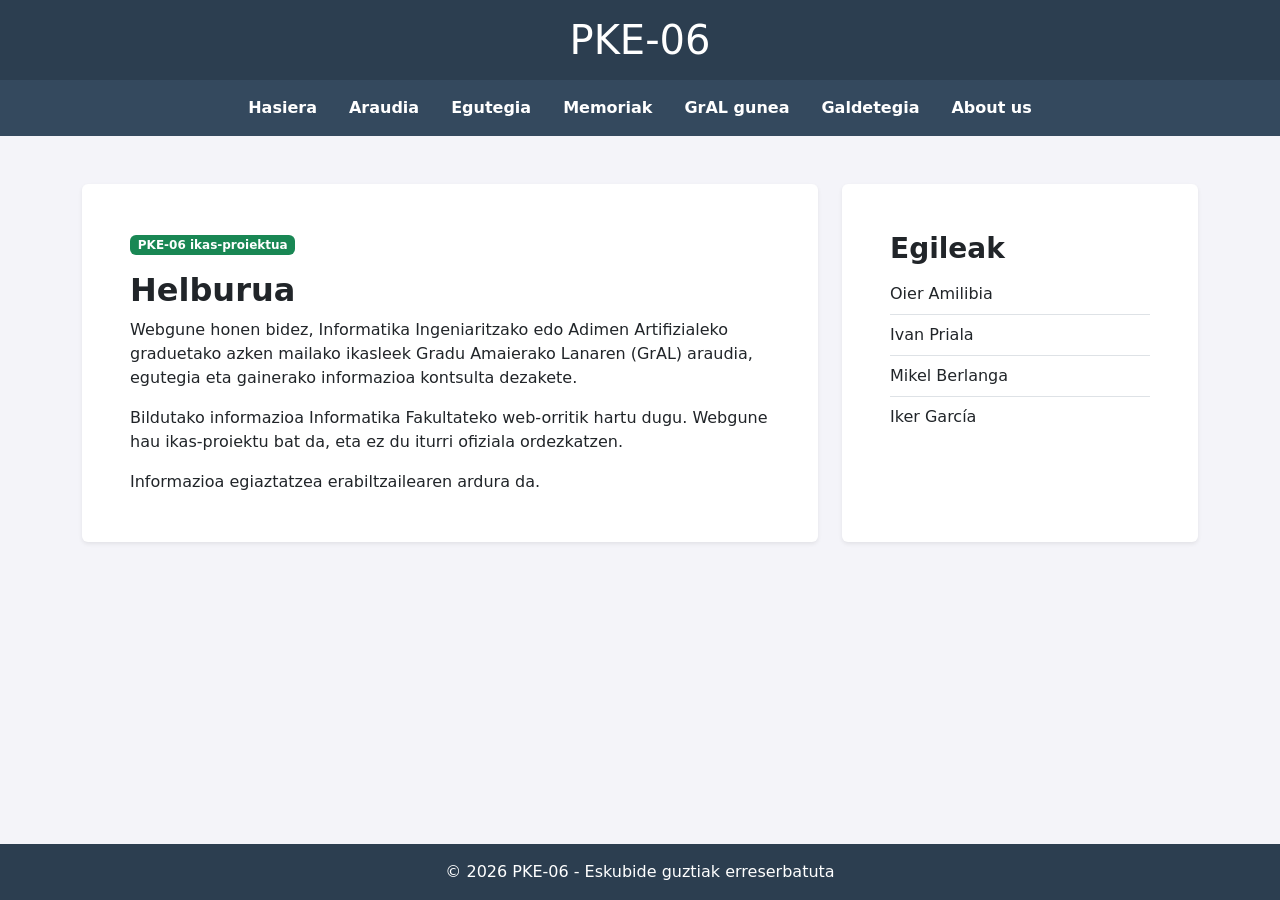
<file: about-us.html>
<!DOCTYPE html>
<html lang="eu">
<head>
    <meta charset="UTF-8">
    <meta name="viewport" content="width=device-width, initial-scale=1.0">
    <title>About us - PKE-06</title>
    <link href="https://cdn.jsdelivr.net/npm/bootstrap@5.3.8/dist/css/bootstrap.min.css"
          rel="stylesheet"
          integrity="sha384-sRIl4kxILFvY47J16cr9ZwB07vP4J8+LH7qKQnuqkuIAvNWLzeN8tE5YBujZqJLB"
          crossorigin="anonymous">
    <link rel="stylesheet" href="styles.css">
</head>
<body class="d-flex flex-column min-vh-100">
    <header class="bg-pke-dark text-white text-center py-3">
        <div class="container">
            <h1 class="mb-0">PKE-06</h1>
        </div>
    </header>

    <nav class="navbar navbar-expand-md bg-pke-nav py-2" data-bs-theme="dark" aria-label="Nabigazio nagusia">
        <div class="container">
            <button class="navbar-toggler" type="button"
                    data-bs-toggle="collapse" data-bs-target="#menuNagusia"
                    aria-controls="menuNagusia" aria-expanded="false"
                    aria-label="Nabigazio-menua zabaldu">
                <span class="navbar-toggler-icon"></span>
            </button>
            <div class="collapse navbar-collapse" id="menuNagusia">
                <ul class="navbar-nav mx-auto text-center">
                    <li class="nav-item"><a class="nav-link px-3" href="index.html">Hasiera</a></li>
                    <li class="nav-item"><a class="nav-link px-3" href="araudia.html">Araudia</a></li>
                    <li class="nav-item"><a class="nav-link px-3" href="egutegia.html">Egutegia</a></li>
                    <li class="nav-item"><a class="nav-link px-3" href="memoriak.html">Memoriak</a></li>
                    <li class="nav-item"><a class="nav-link px-3" href="gral-gunea.html">GrAL gunea</a></li>
                    <li class="nav-item"><a class="nav-link px-3" href="galdetegia.html">Galdetegia</a></li>
                    <li class="nav-item"><a class="nav-link px-3" href="about-us.html" aria-current="page">About us</a></li>
                </ul>
            </div>
        </div>
    </nav>

    <main class="container my-4 my-md-5">
        <div class="row g-4 align-items-stretch">
            <section class="col-12 col-lg-8" aria-labelledby="helburua">
                <div class="card border-0 shadow-sm h-100">
                    <div class="card-body p-4 p-md-5">
                        <span class="badge text-bg-success mb-3">PKE-06 ikas-proiektua</span>
                        <h2 id="helburua" class="fw-bold">Helburua</h2>
                        <p>Webgune honen bidez, Informatika Ingeniaritzako edo Adimen Artifizialeko graduetako azken mailako ikasleek Gradu Amaierako Lanaren (GrAL) araudia, egutegia eta gainerako informazioa kontsulta dezakete.</p>
                        <p>Bildutako informazioa Informatika Fakultateko web-orritik hartu dugu. Webgune hau ikas-proiektu bat da, eta ez du iturri ofiziala ordezkatzen.</p>
                        <p class="mb-0">Informazioa egiaztatzea erabiltzailearen ardura da.</p>
                    </div>
                </div>
            </section>
            <section class="col-12 col-lg-4" aria-labelledby="egileak">
                <div class="card border-0 shadow-sm h-100">
                    <div class="card-body p-4 p-md-5">
                        <h2 id="egileak" class="h3 fw-bold">Egileak</h2>
                        <ul class="list-group list-group-flush">
                            <li class="list-group-item px-0">Oier Amilibia</li>
                            <li class="list-group-item px-0">Ivan Priala</li>
                            <li class="list-group-item px-0">Mikel Berlanga</li>
                            <li class="list-group-item px-0">Iker García</li>
                        </ul>
                    </div>
                </div>
            </section>
        </div>
    </main>

    <footer class="bg-pke-dark text-white text-center py-3 mt-auto">
        <div class="container"><p class="mb-0">&copy; 2026 PKE-06 - Eskubide guztiak erreserbatuta</p></div>
    </footer>

    <script src="https://cdn.jsdelivr.net/npm/bootstrap@5.3.8/dist/js/bootstrap.bundle.min.js"
            integrity="sha384-FKyoEForCGlyvwx9Hj09JcYn3nv7wiPVlz7YYwJrWVcXK/BmnVDxM+D2scQbITxI"
            crossorigin="anonymous"></script>
</body>
</html>
</file>
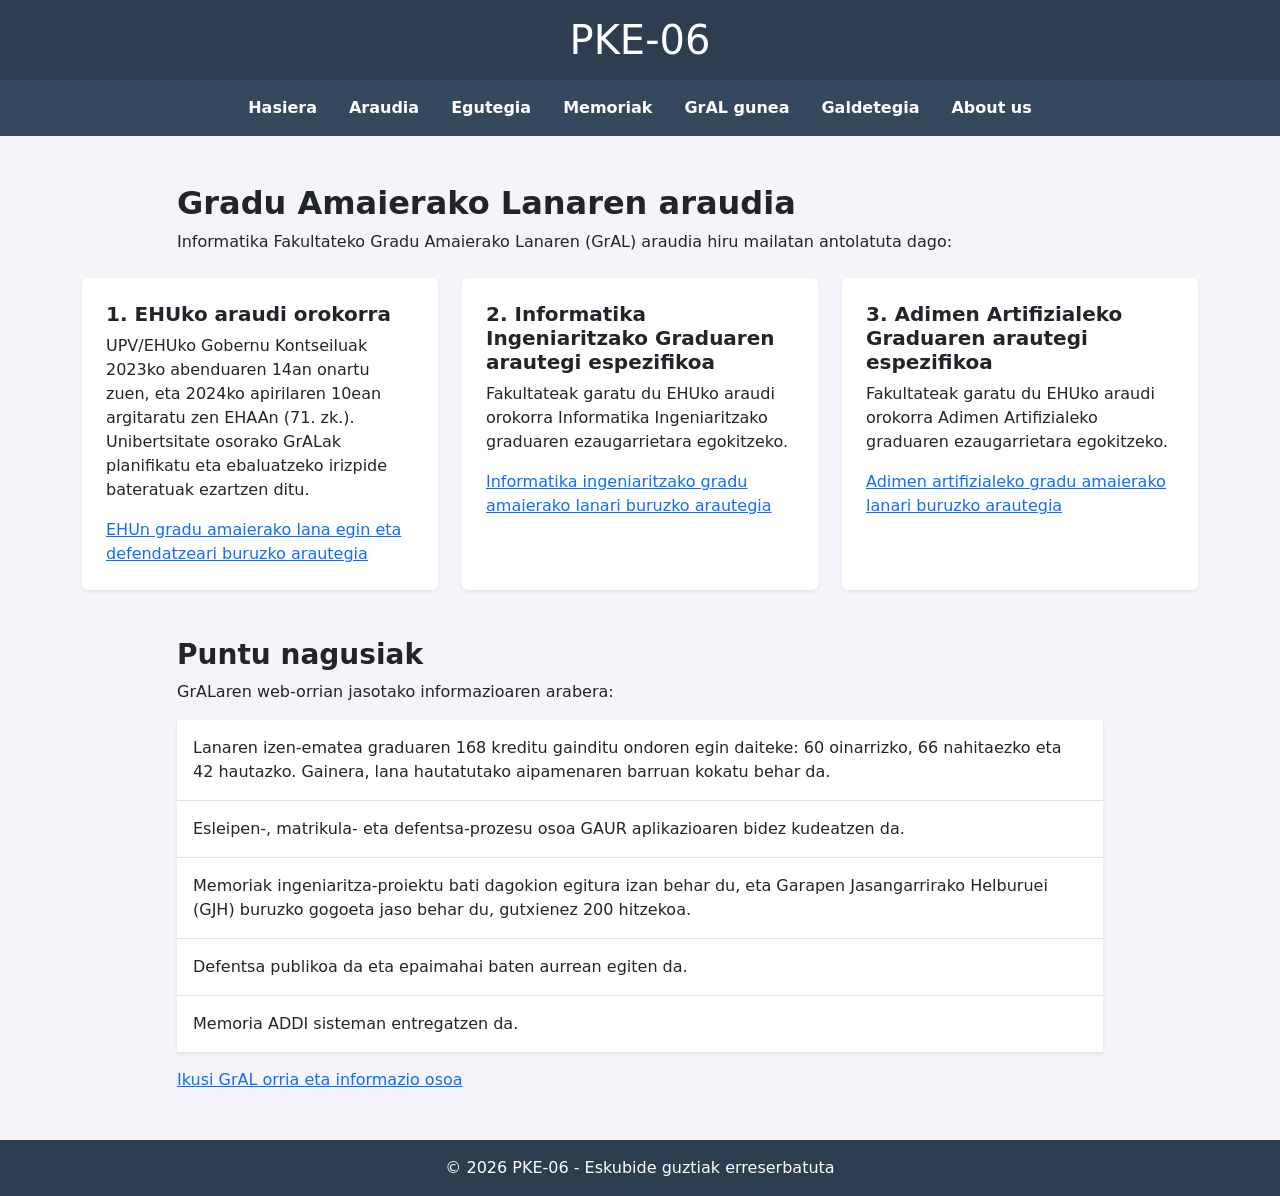
<file: araudia.html>
<!DOCTYPE html>
<html lang="eu">
<head>
    <meta charset="UTF-8">
    <meta name="viewport" content="width=device-width, initial-scale=1.0">
    <title>Araudia - PKE-06</title>
    <link href="https://cdn.jsdelivr.net/npm/bootstrap@5.3.8/dist/css/bootstrap.min.css"
          rel="stylesheet"
          integrity="sha384-sRIl4kxILFvY47J16cr9ZwB07vP4J8+LH7qKQnuqkuIAvNWLzeN8tE5YBujZqJLB"
          crossorigin="anonymous">
    <link rel="stylesheet" href="styles.css">
</head>
<body class="d-flex flex-column min-vh-100">
    <header class="bg-pke-dark text-white text-center py-3">
        <div class="container">
            <h1 class="mb-0">PKE-06</h1>
        </div>
    </header>

    <nav class="navbar navbar-expand-md bg-pke-nav py-2" data-bs-theme="dark" aria-label="Nabigazio nagusia">
        <div class="container">
            <button class="navbar-toggler" type="button"
                    data-bs-toggle="collapse" data-bs-target="#menuNagusia"
                    aria-controls="menuNagusia" aria-expanded="false"
                    aria-label="Nabigazio-menua zabaldu">
                <span class="navbar-toggler-icon"></span>
            </button>
            <div class="collapse navbar-collapse" id="menuNagusia">
                <ul class="navbar-nav mx-auto text-center">
                    <li class="nav-item"><a class="nav-link px-3" href="index.html">Hasiera</a></li>
                    <li class="nav-item"><a class="nav-link px-3" href="araudia.html" aria-current="page">Araudia</a></li>
                    <li class="nav-item"><a class="nav-link px-3" href="egutegia.html">Egutegia</a></li>
                    <li class="nav-item"><a class="nav-link px-3" href="memoriak.html">Memoriak</a></li>
                    <li class="nav-item"><a class="nav-link px-3" href="gral-gunea.html">GrAL gunea</a></li>
                    <li class="nav-item"><a class="nav-link px-3" href="galdetegia.html">Galdetegia</a></li>
                    <li class="nav-item"><a class="nav-link px-3" href="about-us.html">About us</a></li>
                </ul>
            </div>
        </div>
    </nav>

    <main class="container my-4 my-md-5">
        <div class="row justify-content-center mb-4">
            <div class="col-12 col-lg-10">
                <h2 class="fw-bold">Gradu Amaierako Lanaren araudia</h2>
                <p class="mb-0">Informatika Fakultateko Gradu Amaierako Lanaren (GrAL) araudia hiru mailatan antolatuta dago:</p>
            </div>
        </div>

        <section aria-label="GrALaren araudi-mailak">
            <div class="row g-4">
                <div class="col-12 col-lg-4">
                    <article class="card border-0 shadow-sm h-100">
                        <div class="card-body p-4">
                            <h3 class="h5 fw-bold">1. EHUko araudi orokorra</h3>
                            <p>UPV/EHUko Gobernu Kontseiluak 2023ko abenduaren 14an onartu zuen, eta 2024ko apirilaren 10ean argitaratu zen EHAAn (71. zk.). Unibertsitate osorako GrALak planifikatu eta ebaluatzeko irizpide bateratuak ezartzen ditu.</p>
                            <a href="https://www.ehu.eus/documents/340468/2334257/Normativa_UPVEHU_eus"
                               target="_blank" rel="noopener noreferrer">
                                EHUn gradu amaierako lana egin eta defendatzeari buruzko arautegia
                            </a>
                        </div>
                    </article>
                </div>
                <div class="col-12 col-lg-4">
                    <article class="card border-0 shadow-sm h-100">
                        <div class="card-body p-4">
                            <h3 class="h5 fw-bold">2. Informatika Ingeniaritzako Graduaren arautegi espezifikoa</h3>
                            <p>Fakultateak garatu du EHUko araudi orokorra Informatika Ingeniaritzako graduaren ezaugarrietara egokitzeko.</p>
                            <a href="https://www.ehu.eus/documents/d/informatika-fakultatea/normativa_iig_eu"
                               target="_blank" rel="noopener noreferrer">
                                Informatika ingeniaritzako gradu amaierako lanari buruzko arautegia
                            </a>
                        </div>
                    </article>
                </div>
                <div class="col-12 col-lg-4">
                    <article class="card border-0 shadow-sm h-100">
                        <div class="card-body p-4">
                            <h3 class="h5 fw-bold">3. Adimen Artifizialeko Graduaren arautegi espezifikoa</h3>
                            <p>Fakultateak garatu du EHUko araudi orokorra Adimen Artifizialeko graduaren ezaugarrietara egokitzeko.</p>
                            <a href="https://egela.ehu.eus/pluginfile.php/12476024/mod_resource/content/2/Normativa%20AAG%20euskera.pdf"
                               target="_blank" rel="noopener noreferrer">
                                Adimen artifizialeko gradu amaierako lanari buruzko arautegia
                            </a>
                        </div>
                    </article>
                </div>
            </div>
        </section>

        <section class="mt-5" aria-labelledby="puntu-nagusiak">
            <div class="row justify-content-center">
                <div class="col-12 col-lg-10">
                    <h2 id="puntu-nagusiak" class="h3 fw-bold">Puntu nagusiak</h2>
                    <p>GrALaren web-orrian jasotako informazioaren arabera:</p>
                    <ul class="list-group list-group-flush shadow-sm">
                        <li class="list-group-item p-3">Lanaren izen-ematea graduaren 168 kreditu gainditu ondoren egin daiteke: 60 oinarrizko, 66 nahitaezko eta 42 hautazko. Gainera, lana hautatutako aipamenaren barruan kokatu behar da.</li>
                        <li class="list-group-item p-3">Esleipen-, matrikula- eta defentsa-prozesu osoa GAUR aplikazioaren bidez kudeatzen da.</li>
                        <li class="list-group-item p-3">Memoriak ingeniaritza-proiektu bati dagokion egitura izan behar du, eta Garapen Jasangarrirako Helburuei (GJH) buruzko gogoeta jaso behar du, gutxienez 200 hitzekoa.</li>
                        <li class="list-group-item p-3">Defentsa publikoa da eta epaimahai baten aurrean egiten da.</li>
                        <li class="list-group-item p-3">Memoria ADDI sisteman entregatzen da.</li>
                    </ul>
                    <p class="mt-3 mb-0">
                        <a href="https://www.ehu.eus/eu/web/informatika-fakultatea/ikas/ikasketak/gradu-amaierako-proiektua"
                           target="_blank" rel="noopener noreferrer">Ikusi GrAL orria eta informazio osoa</a>
                    </p>
                </div>
            </div>
        </section>
    </main>

    <footer class="bg-pke-dark text-white text-center py-3 mt-auto">
        <div class="container"><p class="mb-0">&copy; 2026 PKE-06 - Eskubide guztiak erreserbatuta</p></div>
    </footer>

    <script src="https://cdn.jsdelivr.net/npm/bootstrap@5.3.8/dist/js/bootstrap.bundle.min.js"
            integrity="sha384-FKyoEForCGlyvwx9Hj09JcYn3nv7wiPVlz7YYwJrWVcXK/BmnVDxM+D2scQbITxI"
            crossorigin="anonymous"></script>
</body>
</html>
</file>
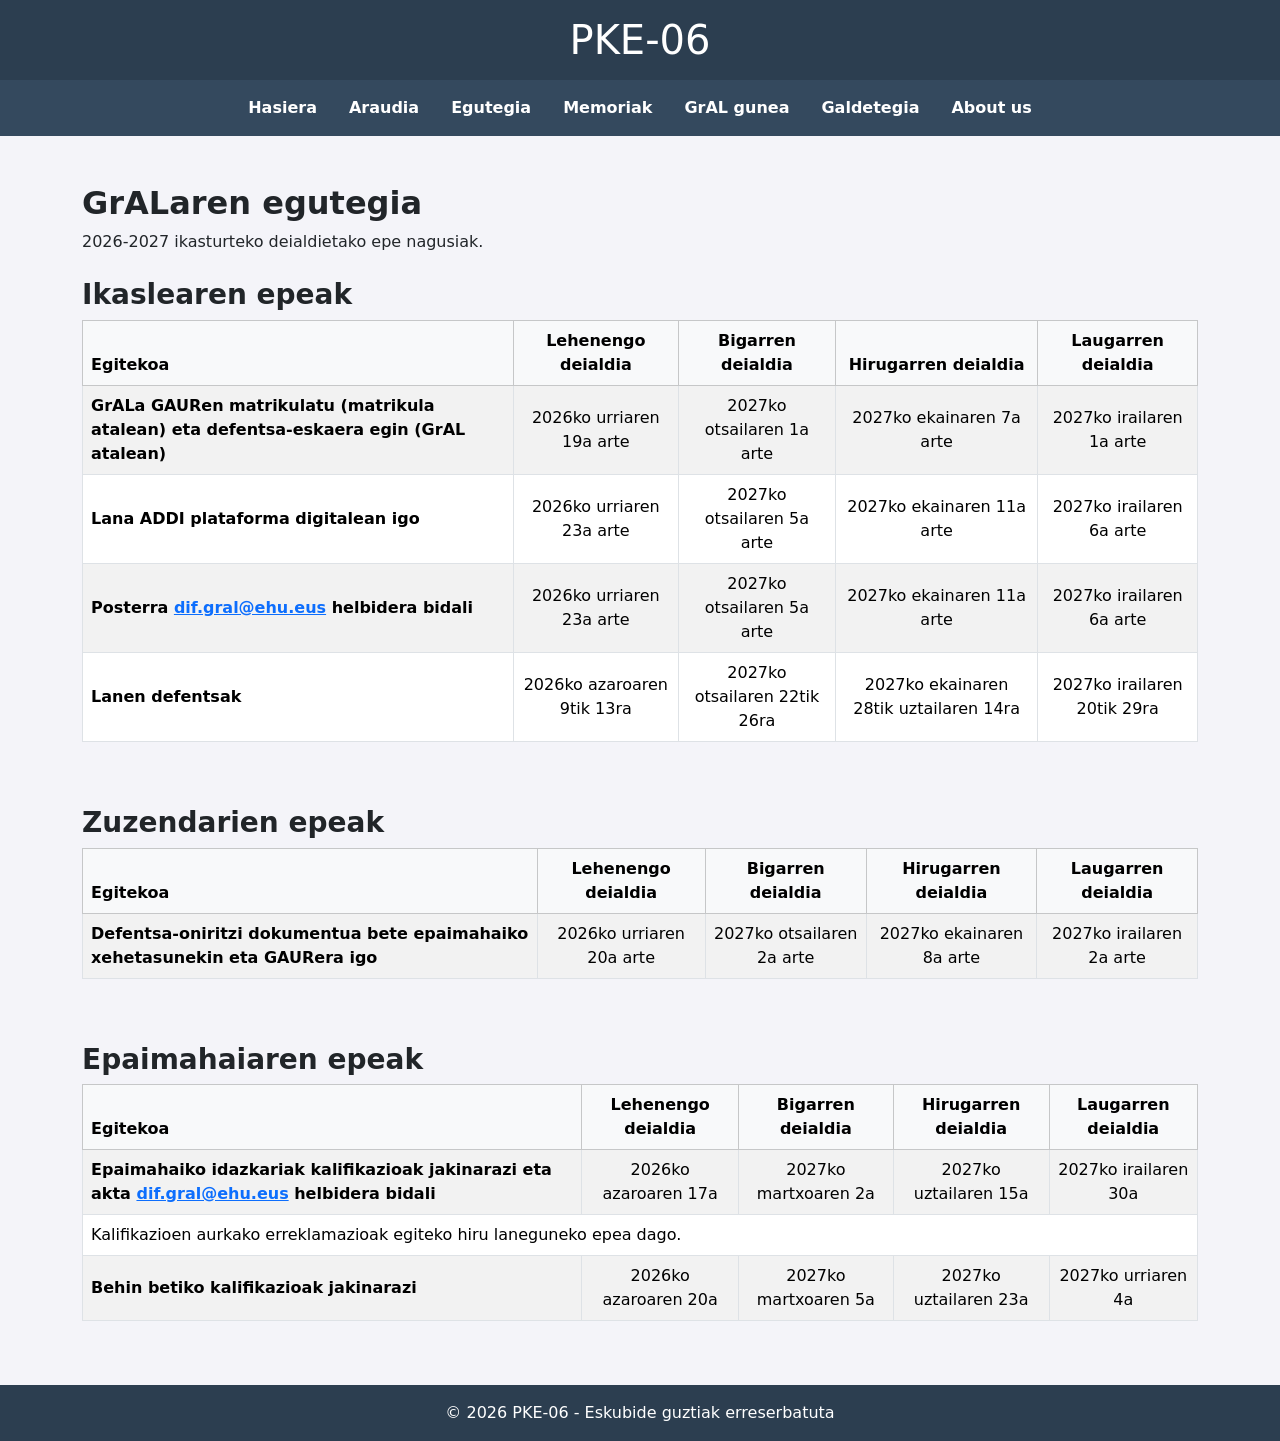
<file: egutegia.html>
<!DOCTYPE html>
<html lang="eu">
<head>
    <meta charset="UTF-8">
    <meta name="viewport" content="width=device-width, initial-scale=1.0">
    <title>Egutegia - PKE-06</title>
    <link href="https://cdn.jsdelivr.net/npm/bootstrap@5.3.8/dist/css/bootstrap.min.css"
          rel="stylesheet"
          integrity="sha384-sRIl4kxILFvY47J16cr9ZwB07vP4J8+LH7qKQnuqkuIAvNWLzeN8tE5YBujZqJLB"
          crossorigin="anonymous">
    <link rel="stylesheet" href="styles.css">
</head>
<body class="d-flex flex-column min-vh-100">
    <header class="bg-pke-dark text-white text-center py-3">
        <div class="container">
            <h1 class="mb-0">PKE-06</h1>
        </div>
    </header>

    <nav class="navbar navbar-expand-md bg-pke-nav py-2" data-bs-theme="dark" aria-label="Nabigazio nagusia">
        <div class="container">
            <button class="navbar-toggler" type="button"
                    data-bs-toggle="collapse" data-bs-target="#menuNagusia"
                    aria-controls="menuNagusia" aria-expanded="false"
                    aria-label="Nabigazio-menua zabaldu">
                <span class="navbar-toggler-icon"></span>
            </button>
            <div class="collapse navbar-collapse" id="menuNagusia">
                <ul class="navbar-nav mx-auto text-center">
                    <li class="nav-item"><a class="nav-link px-3" href="index.html">Hasiera</a></li>
                    <li class="nav-item"><a class="nav-link px-3" href="araudia.html">Araudia</a></li>
                    <li class="nav-item"><a class="nav-link px-3" href="egutegia.html" aria-current="page">Egutegia</a></li>
                    <li class="nav-item"><a class="nav-link px-3" href="memoriak.html">Memoriak</a></li>
                    <li class="nav-item"><a class="nav-link px-3" href="gral-gunea.html">GrAL gunea</a></li>
                    <li class="nav-item"><a class="nav-link px-3" href="galdetegia.html">Galdetegia</a></li>
                    <li class="nav-item"><a class="nav-link px-3" href="about-us.html">About us</a></li>
                </ul>
            </div>
        </div>
    </nav>

    <main class="container my-4 my-md-5">
        <div class="row justify-content-center mb-4">
            <div class="col-12">
                <h2 class="fw-bold">GrALaren egutegia</h2>
                <p class="mb-0">2026-2027 ikasturteko deialdietako epe nagusiak.</p>
            </div>
        </div>

        <section class="mb-5" aria-labelledby="ikasleen-epeak">
            <h2 id="ikasleen-epeak" class="h3 fw-bold">Ikaslearen epeak</h2>
            <div class="table-responsive">
                <table class="table table-bordered table-striped align-middle text-center">
                    <thead class="table-light">
                        <tr>
                            <th scope="col" class="text-start">Egitekoa</th>
                            <th scope="col">Lehenengo deialdia</th>
                            <th scope="col">Bigarren deialdia</th>
                            <th scope="col">Hirugarren deialdia</th>
                            <th scope="col">Laugarren deialdia</th>
                        </tr>
                    </thead>
                    <tbody>
                        <tr>
                            <th scope="row" class="text-start">GrALa GAURen matrikulatu (matrikula atalean) eta defentsa-eskaera egin (GrAL atalean)</th>
                            <td>2026ko urriaren 19a arte</td>
                            <td>2027ko otsailaren 1a arte</td>
                            <td>2027ko ekainaren 7a arte</td>
                            <td>2027ko irailaren 1a arte</td>
                        </tr>
                        <tr>
                            <th scope="row" class="text-start">Lana ADDI plataforma digitalean igo</th>
                            <td>2026ko urriaren 23a arte</td>
                            <td>2027ko otsailaren 5a arte</td>
                            <td>2027ko ekainaren 11a arte</td>
                            <td>2027ko irailaren 6a arte</td>
                        </tr>
                        <tr>
                            <th scope="row" class="text-start">Posterra <a href="mailto:dif.gral@ehu.eus">dif.gral@ehu.eus</a> helbidera bidali</th>
                            <td>2026ko urriaren 23a arte</td>
                            <td>2027ko otsailaren 5a arte</td>
                            <td>2027ko ekainaren 11a arte</td>
                            <td>2027ko irailaren 6a arte</td>
                        </tr>
                        <tr>
                            <th scope="row" class="text-start">Lanen defentsak</th>
                            <td>2026ko azaroaren 9tik 13ra</td>
                            <td>2027ko otsailaren 22tik 26ra</td>
                            <td>2027ko ekainaren 28tik uztailaren 14ra</td>
                            <td>2027ko irailaren 20tik 29ra</td>
                        </tr>
                    </tbody>
                </table>
            </div>
        </section>

        <section class="mb-5" aria-labelledby="zuzendarien-epeak">
            <h2 id="zuzendarien-epeak" class="h3 fw-bold">Zuzendarien epeak</h2>
            <div class="table-responsive">
                <table class="table table-bordered table-striped align-middle text-center">
                    <thead class="table-light">
                        <tr>
                            <th scope="col" class="text-start">Egitekoa</th>
                            <th scope="col">Lehenengo deialdia</th>
                            <th scope="col">Bigarren deialdia</th>
                            <th scope="col">Hirugarren deialdia</th>
                            <th scope="col">Laugarren deialdia</th>
                        </tr>
                    </thead>
                    <tbody>
                        <tr>
                            <th scope="row" class="text-start">Defentsa-oniritzi dokumentua bete epaimahaiko xehetasunekin eta GAURera igo</th>
                            <td>2026ko urriaren 20a arte</td>
                            <td>2027ko otsailaren 2a arte</td>
                            <td>2027ko ekainaren 8a arte</td>
                            <td>2027ko irailaren 2a arte</td>
                        </tr>
                    </tbody>
                </table>
            </div>
        </section>

        <section aria-labelledby="epaimahaiaren-epeak">
            <h2 id="epaimahaiaren-epeak" class="h3 fw-bold">Epaimahaiaren epeak</h2>
            <div class="table-responsive">
                <table class="table table-bordered table-striped align-middle text-center">
                    <thead class="table-light">
                        <tr>
                            <th scope="col" class="text-start">Egitekoa</th>
                            <th scope="col">Lehenengo deialdia</th>
                            <th scope="col">Bigarren deialdia</th>
                            <th scope="col">Hirugarren deialdia</th>
                            <th scope="col">Laugarren deialdia</th>
                        </tr>
                    </thead>
                    <tbody>
                        <tr>
                            <th scope="row" class="text-start">Epaimahaiko idazkariak kalifikazioak jakinarazi eta akta <a href="mailto:dif.gral@ehu.eus">dif.gral@ehu.eus</a> helbidera bidali</th>
                            <td>2026ko azaroaren 17a</td>
                            <td>2027ko martxoaren 2a</td>
                            <td>2027ko uztailaren 15a</td>
                            <td>2027ko irailaren 30a</td>
                        </tr>
                        <tr>
                            <td colspan="5" class="text-start">Kalifikazioen aurkako erreklamazioak egiteko hiru laneguneko epea dago.</td>
                        </tr>
                        <tr>
                            <th scope="row" class="text-start">Behin betiko kalifikazioak jakinarazi</th>
                            <td>2026ko azaroaren 20a</td>
                            <td>2027ko martxoaren 5a</td>
                            <td>2027ko uztailaren 23a</td>
                            <td>2027ko urriaren 4a</td>
                        </tr>
                    </tbody>
                </table>
            </div>
        </section>
    </main>

    <footer class="bg-pke-dark text-white text-center py-3 mt-auto">
        <div class="container"><p class="mb-0">&copy; 2026 PKE-06 - Eskubide guztiak erreserbatuta</p></div>
    </footer>

    <script src="https://cdn.jsdelivr.net/npm/bootstrap@5.3.8/dist/js/bootstrap.bundle.min.js"
            integrity="sha384-FKyoEForCGlyvwx9Hj09JcYn3nv7wiPVlz7YYwJrWVcXK/BmnVDxM+D2scQbITxI"
            crossorigin="anonymous"></script>
</body>
</html>
</file>
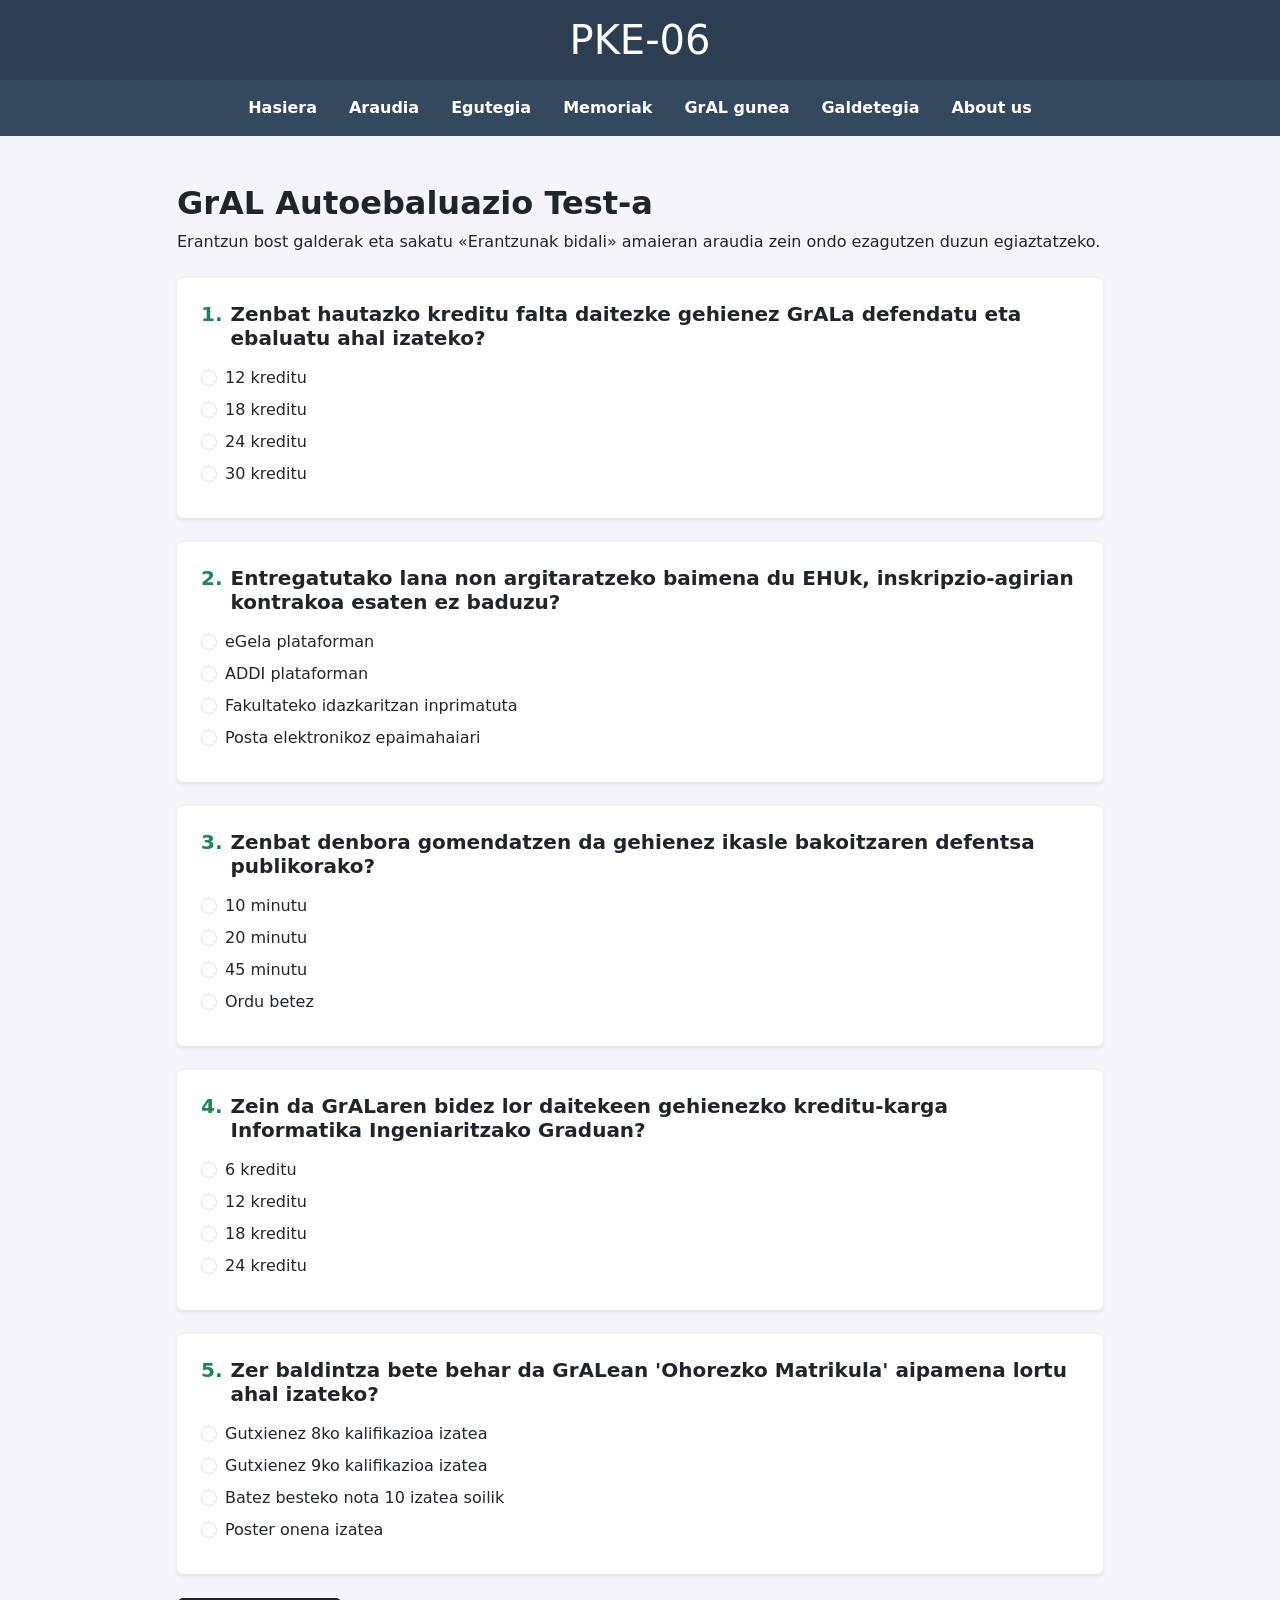
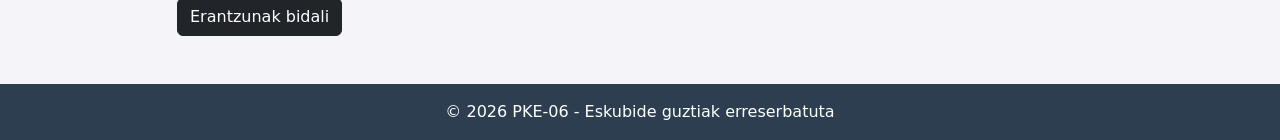
<file: galdetegia.html>
<!DOCTYPE html>
<html lang="eu">
<head>
    <meta charset="UTF-8">
    <meta name="viewport" content="width=device-width, initial-scale=1.0">
    <title>Galdetegia - PKE-06</title>
    <link href="https://cdn.jsdelivr.net/npm/bootstrap@5.3.8/dist/css/bootstrap.min.css"
          rel="stylesheet"
          integrity="sha384-sRIl4kxILFvY47J16cr9ZwB07vP4J8+LH7qKQnuqkuIAvNWLzeN8tE5YBujZqJLB"
          crossorigin="anonymous">
    <link rel="stylesheet" href="styles.css">
</head>
<body class="d-flex flex-column min-vh-100">
    <header class="bg-pke-dark text-white text-center py-3">
        <div class="container">
            <h1 class="mb-0">PKE-06</h1>
        </div>
    </header>

    <nav class="navbar navbar-expand-md bg-pke-nav py-2" data-bs-theme="dark" aria-label="Nabigazio nagusia">
        <div class="container">
            <button class="navbar-toggler" type="button"
                    data-bs-toggle="collapse" data-bs-target="#menuNagusia"
                    aria-controls="menuNagusia" aria-expanded="false"
                    aria-label="Nabigazio-menua zabaldu">
                <span class="navbar-toggler-icon"></span>
            </button>
            <div class="collapse navbar-collapse" id="menuNagusia">
                <ul class="navbar-nav mx-auto text-center">
                    <li class="nav-item"><a class="nav-link px-3" href="index.html">Hasiera</a></li>
                    <li class="nav-item"><a class="nav-link px-3" href="araudia.html">Araudia</a></li>
                    <li class="nav-item"><a class="nav-link px-3" href="egutegia.html">Egutegia</a></li>
                    <li class="nav-item"><a class="nav-link px-3" href="memoriak.html">Memoriak</a></li>
                    <li class="nav-item"><a class="nav-link px-3" href="gral-gunea.html">GrAL gunea</a></li>
                    <li class="nav-item"><a class="nav-link px-3" href="galdetegia.html" aria-current="page">Galdetegia</a></li>
                    <li class="nav-item"><a class="nav-link px-3" href="about-us.html">About us</a></li>
                </ul>
            </div>
        </div>
    </nav>

    <main class="container my-4 my-md-5">
        <div class="row justify-content-center mb-4">
            <div class="col-12 col-lg-10">
                <h2 class="fw-bold">GrAL Autoebaluazio Test-a</h2>
                <p class="mb-0">Erantzun bost galderak eta sakatu «Erantzunak bidali» amaieran araudia zein ondo ezagutzen duzun egiaztatzeko.</p>
            </div>
        </div>

        <section aria-label="Autoebaluazio galderak">
            <div class="row justify-content-center">
                <div class="col-12 col-lg-10">
                    <ol class="list-unstyled mb-0" id="quiz">
                        <li class="mb-4" data-zuzena="1">
                            <article class="card border-0 shadow-sm">
                                <div class="card-body p-4">
                                    <fieldset>
                                        <legend class="h5 fw-bold d-flex gap-2 mb-3"><span class="text-success">1.</span><span>Zenbat hautazko kreditu falta daitezke gehienez GrALa defendatu eta ebaluatu ahal izateko?</span></legend>
                                <div class="form-check mb-2">
                                    <input class="form-check-input" type="radio" name="q0" id="q0o0" value="0">
                                    <label class="form-check-label" for="q0o0"><span class="marka fw-bold"></span><span class="testua">12 kreditu</span></label>
                                </div>
                                <div class="form-check mb-2">
                                    <input class="form-check-input" type="radio" name="q0" id="q0o1" value="1">
                                    <label class="form-check-label" for="q0o1"><span class="marka fw-bold"></span><span class="testua">18 kreditu</span></label>
                                </div>
                                <div class="form-check mb-2">
                                    <input class="form-check-input" type="radio" name="q0" id="q0o2" value="2">
                                    <label class="form-check-label" for="q0o2"><span class="marka fw-bold"></span><span class="testua">24 kreditu</span></label>
                                </div>
                                <div class="form-check mb-2">
                                    <input class="form-check-input" type="radio" name="q0" id="q0o3" value="3">
                                    <label class="form-check-label" for="q0o3"><span class="marka fw-bold"></span><span class="testua">30 kreditu</span></label>
                                </div>
                                        <div class="oharra border-start border-3 ps-3 mt-3 small text-body-secondary d-none">1.2 artikulua: Gehienez 3. eta/edo 4. mailako hautazko 18 kreditu falta daitezke GrALa defendatu eta ebaluatu ahal izateko.</div>
                                    </fieldset>
                                </div>
                            </article>
                        </li>
                        <li class="mb-4" data-zuzena="1">
                            <article class="card border-0 shadow-sm">
                                <div class="card-body p-4">
                                    <fieldset>
                                        <legend class="h5 fw-bold d-flex gap-2 mb-3"><span class="text-success">2.</span><span>Entregatutako lana non argitaratzeko baimena du EHUk, inskripzio-agirian kontrakoa esaten ez baduzu?</span></legend>
                                <div class="form-check mb-2">
                                    <input class="form-check-input" type="radio" name="q1" id="q1o0" value="0">
                                    <label class="form-check-label" for="q1o0"><span class="marka fw-bold"></span><span class="testua">eGela plataforman</span></label>
                                </div>
                                <div class="form-check mb-2">
                                    <input class="form-check-input" type="radio" name="q1" id="q1o1" value="1">
                                    <label class="form-check-label" for="q1o1"><span class="marka fw-bold"></span><span class="testua">ADDI plataforman</span></label>
                                </div>
                                <div class="form-check mb-2">
                                    <input class="form-check-input" type="radio" name="q1" id="q1o2" value="2">
                                    <label class="form-check-label" for="q1o2"><span class="marka fw-bold"></span><span class="testua">Fakultateko idazkaritzan inprimatuta</span></label>
                                </div>
                                <div class="form-check mb-2">
                                    <input class="form-check-input" type="radio" name="q1" id="q1o3" value="3">
                                    <label class="form-check-label" for="q1o3"><span class="marka fw-bold"></span><span class="testua">Posta elektronikoz epaimahaiari</span></label>
                                </div>
                                        <div class="oharra border-start border-3 ps-3 mt-3 small text-body-secondary d-none">8.1 artikulua: Ikasleak lanaren memoria ADDI plataforman entregatu beharko du.</div>
                                    </fieldset>
                                </div>
                            </article>
                        </li>
                        <li class="mb-4" data-zuzena="1">
                            <article class="card border-0 shadow-sm">
                                <div class="card-body p-4">
                                    <fieldset>
                                        <legend class="h5 fw-bold d-flex gap-2 mb-3"><span class="text-success">3.</span><span>Zenbat denbora gomendatzen da gehienez ikasle bakoitzaren defentsa publikorako?</span></legend>
                                <div class="form-check mb-2">
                                    <input class="form-check-input" type="radio" name="q2" id="q2o0" value="0">
                                    <label class="form-check-label" for="q2o0"><span class="marka fw-bold"></span><span class="testua">10 minutu</span></label>
                                </div>
                                <div class="form-check mb-2">
                                    <input class="form-check-input" type="radio" name="q2" id="q2o1" value="1">
                                    <label class="form-check-label" for="q2o1"><span class="marka fw-bold"></span><span class="testua">20 minutu</span></label>
                                </div>
                                <div class="form-check mb-2">
                                    <input class="form-check-input" type="radio" name="q2" id="q2o2" value="2">
                                    <label class="form-check-label" for="q2o2"><span class="marka fw-bold"></span><span class="testua">45 minutu</span></label>
                                </div>
                                <div class="form-check mb-2">
                                    <input class="form-check-input" type="radio" name="q2" id="q2o3" value="3">
                                    <label class="form-check-label" for="q2o3"><span class="marka fw-bold"></span><span class="testua">Ordu betez</span></label>
                                </div>
                                        <div class="oharra border-start border-3 ps-3 mt-3 small text-body-secondary d-none">8.5 artikulua: Ikasle bakoitzak 20 minutuko denbora gomendatua izango du, inoiz ez ordu erdi baino gehiago.</div>
                                    </fieldset>
                                </div>
                            </article>
                        </li>
                        <li class="mb-4" data-zuzena="1">
                            <article class="card border-0 shadow-sm">
                                <div class="card-body p-4">
                                    <fieldset>
                                        <legend class="h5 fw-bold d-flex gap-2 mb-3"><span class="text-success">4.</span><span>Zein da GrALaren bidez lor daitekeen gehienezko kreditu-karga Informatika Ingeniaritzako Graduan?</span></legend>
                                <div class="form-check mb-2">
                                    <input class="form-check-input" type="radio" name="q3" id="q3o0" value="0">
                                    <label class="form-check-label" for="q3o0"><span class="marka fw-bold"></span><span class="testua">6 kreditu</span></label>
                                </div>
                                <div class="form-check mb-2">
                                    <input class="form-check-input" type="radio" name="q3" id="q3o1" value="1">
                                    <label class="form-check-label" for="q3o1"><span class="marka fw-bold"></span><span class="testua">12 kreditu</span></label>
                                </div>
                                <div class="form-check mb-2">
                                    <input class="form-check-input" type="radio" name="q3" id="q3o2" value="2">
                                    <label class="form-check-label" for="q3o2"><span class="marka fw-bold"></span><span class="testua">18 kreditu</span></label>
                                </div>
                                <div class="form-check mb-2">
                                    <input class="form-check-input" type="radio" name="q3" id="q3o3" value="3">
                                    <label class="form-check-label" for="q3o3"><span class="marka fw-bold"></span><span class="testua">24 kreditu</span></label>
                                </div>
                                        <div class="oharra border-start border-3 ps-3 mt-3 small text-body-secondary d-none">1.5 artikulua: Gradu Amaierako Lana derrigorrezko irakasgaiari dagokio eta 12 kredituko lan-karga du.</div>
                                    </fieldset>
                                </div>
                            </article>
                        </li>
                        <li class="mb-4" data-zuzena="1">
                            <article class="card border-0 shadow-sm">
                                <div class="card-body p-4">
                                    <fieldset>
                                        <legend class="h5 fw-bold d-flex gap-2 mb-3"><span class="text-success">5.</span><span>Zer baldintza bete behar da GrALean 'Ohorezko Matrikula' aipamena lortu ahal izateko?</span></legend>
                                <div class="form-check mb-2">
                                    <input class="form-check-input" type="radio" name="q4" id="q4o0" value="0">
                                    <label class="form-check-label" for="q4o0"><span class="marka fw-bold"></span><span class="testua">Gutxienez 8ko kalifikazioa izatea</span></label>
                                </div>
                                <div class="form-check mb-2">
                                    <input class="form-check-input" type="radio" name="q4" id="q4o1" value="1">
                                    <label class="form-check-label" for="q4o1"><span class="marka fw-bold"></span><span class="testua">Gutxienez 9ko kalifikazioa izatea</span></label>
                                </div>
                                <div class="form-check mb-2">
                                    <input class="form-check-input" type="radio" name="q4" id="q4o2" value="2">
                                    <label class="form-check-label" for="q4o2"><span class="marka fw-bold"></span><span class="testua">Batez besteko nota 10 izatea soilik</span></label>
                                </div>
                                <div class="form-check mb-2">
                                    <input class="form-check-input" type="radio" name="q4" id="q4o3" value="3">
                                    <label class="form-check-label" for="q4o3"><span class="marka fw-bold"></span><span class="testua">Poster onena izatea</span></label>
                                </div>
                                        <div class="oharra border-start border-3 ps-3 mt-3 small text-body-secondary d-none">9.3 artikulua: Ohorezko Matrikularen aipamena 9ko kalifikazioa edo handiagoa duten lanei eman ahal izango zaie.</div>
                                    </fieldset>
                                </div>
                            </article>
                        </li>
                    </ol>

                    <div class="d-flex flex-column flex-sm-row align-items-sm-center gap-3" id="actions">
                        <button type="button" class="btn btn-dark" id="submitBtn">Erantzunak bidali</button>
                        <div class="alert alert-warning py-2 mb-0 d-none" id="warning" role="alert">Mesedez, erantzun galdera guztiak bidali aurretik.</div>
                    </div>

                    <div class="card border-0 shadow-sm d-none" id="summary" aria-live="polite" tabindex="-1">
                        <div class="card-body p-4 text-center">
                            <h3 class="h5 fw-bold">Zure emaitza</h3>
                            <div class="display-5 fw-bold text-success" id="score"></div>
                            <p class="text-body-secondary mt-1" id="summaryText"></p>
                            <button type="button" class="btn btn-outline-dark" id="restartBtn">Berriro saiatu</button>
                        </div>
                    </div>
                </div>
            </div>
        </section>
    </main>

    <footer class="bg-pke-dark text-white text-center py-3 mt-auto">
        <div class="container"><p class="mb-0">&copy; 2026 PKE-06 - Eskubide guztiak erreserbatuta</p></div>
    </footer>

    <script src="https://cdn.jsdelivr.net/npm/bootstrap@5.3.8/dist/js/bootstrap.bundle.min.js"
            integrity="sha384-FKyoEForCGlyvwx9Hj09JcYn3nv7wiPVlz7YYwJrWVcXK/BmnVDxM+D2scQbITxI"
            crossorigin="anonymous"></script>
    <script>
        // Zuzenketa: hautatutakoa konparatu data-zuzena atributuarekin eta emaitza erakutsi.
        (() => {
            'use strict';
            const galderak = document.querySelectorAll('#quiz > li');
            const bidali = document.getElementById('submitBtn');
            const abisua = document.getElementById('warning');
            const laburpena = document.getElementById('summary');

            bidali.addEventListener('click', () => {
                const erantzunak = [...galderak].map((li) => li.querySelector('input:checked'));
                if (erantzunak.some((e) => !e)) {
                    abisua.classList.remove('d-none');
                    return;
                }
                abisua.classList.add('d-none');

                let zuzenak = 0;
                galderak.forEach((li, qi) => {
                    const zuzena = parseInt(li.dataset.zuzena, 10);
                    const hautatua = parseInt(erantzunak[qi].value, 10);
                    if (hautatua === zuzena) zuzenak++;

                    li.querySelectorAll('.form-check').forEach((aukera, oi) => {
                        aukera.querySelector('input').disabled = true;
                        const marka = aukera.querySelector('.marka');
                        const testua = aukera.querySelector('.testua');
                        if (oi === zuzena) {
                            marka.textContent = '\u2713 ';
                            marka.classList.add('text-success');
                            testua.classList.add('text-success', 'fw-semibold');
                        } else if (oi === hautatua) {
                            marka.textContent = '\u2717 ';
                            marka.classList.add('text-danger');
                            testua.classList.add('text-danger');
                        }
                    });
                    li.querySelector('.oharra').classList.remove('d-none');
                });

                bidali.classList.add('d-none');
                document.getElementById('score').textContent = zuzenak + '/' + galderak.length;
                document.getElementById('summaryText').textContent = zuzenak + ' erantzun zuzen ' + galderak.length + 'tik';
                laburpena.classList.remove('d-none');
                laburpena.scrollIntoView({ behavior: 'smooth', block: 'start' });
                laburpena.focus({ preventScroll: true });
            });

            // "Berriro saiatu": orria birkargatu da, eta horrela dena garbi geratzen da.
            document.getElementById('restartBtn').addEventListener('click', () => location.reload());
        })();
    </script>
</body>
</html>
</file>
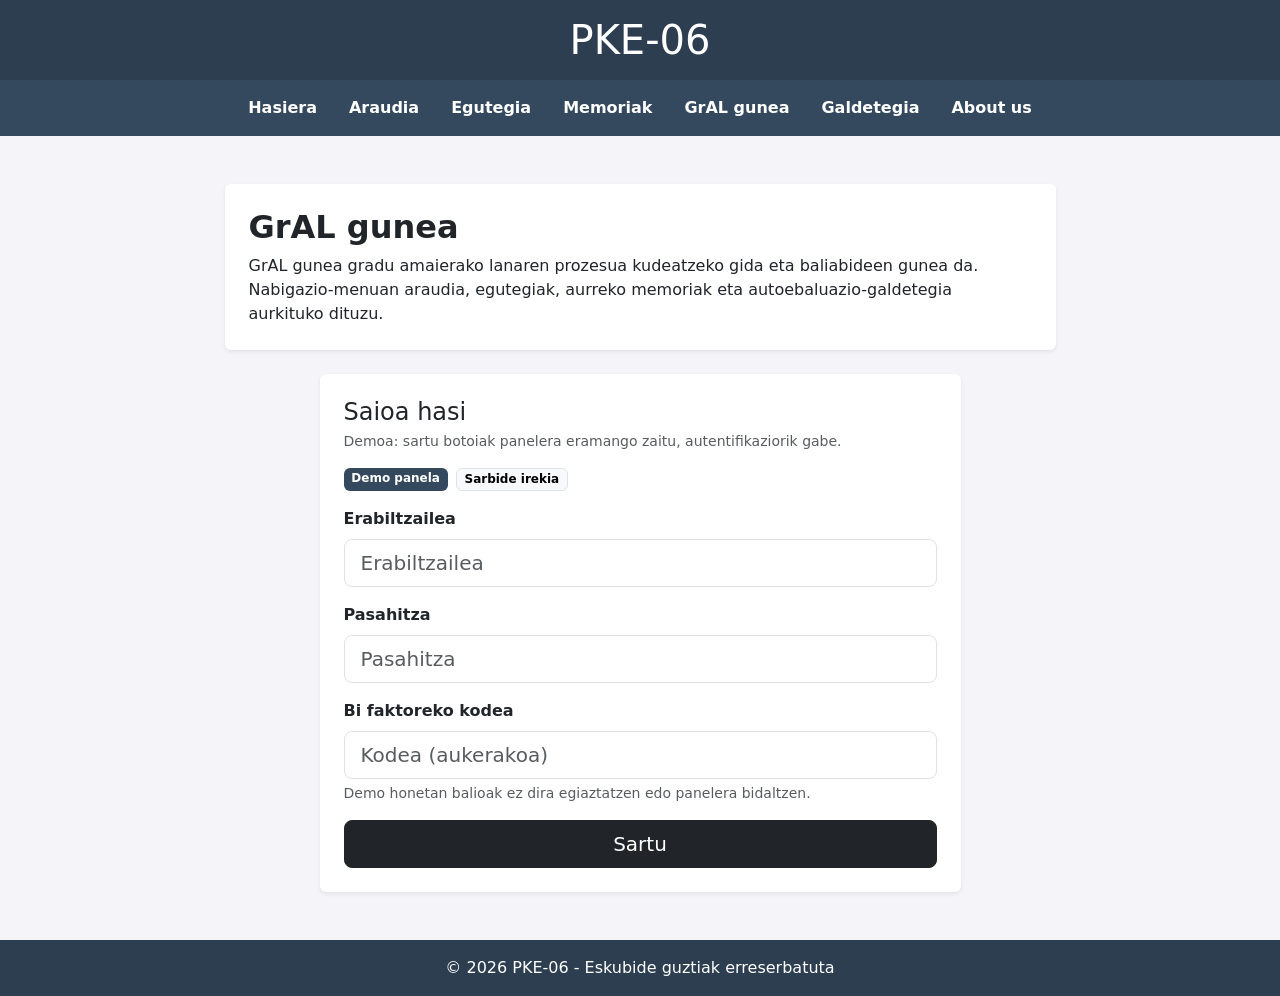
<file: gral-gunea.html>
<!DOCTYPE html>
<html lang="eu">
<head>
    <meta charset="UTF-8">
    <meta name="viewport" content="width=device-width, initial-scale=1.0">
    <title>GrAL gunea - PKE-06</title>
    <link href="https://cdn.jsdelivr.net/npm/bootstrap@5.3.8/dist/css/bootstrap.min.css"
          rel="stylesheet"
          integrity="sha384-sRIl4kxILFvY47J16cr9ZwB07vP4J8+LH7qKQnuqkuIAvNWLzeN8tE5YBujZqJLB"
          crossorigin="anonymous">
    <link rel="stylesheet" href="styles.css">
</head>
<body class="d-flex flex-column min-vh-100">
    <header class="bg-pke-dark text-white text-center py-3">
        <div class="container">
            <h1 class="mb-0">PKE-06</h1>
        </div>
    </header>

    <nav class="navbar navbar-expand-md bg-pke-nav py-2" data-bs-theme="dark" aria-label="Nabigazio nagusia">
        <div class="container">
            <button class="navbar-toggler" type="button"
                    data-bs-toggle="collapse" data-bs-target="#menuNagusia"
                    aria-controls="menuNagusia" aria-expanded="false"
                    aria-label="Nabigazio-menua zabaldu">
                <span class="navbar-toggler-icon"></span>
            </button>
            <div class="collapse navbar-collapse" id="menuNagusia">
                <ul class="navbar-nav mx-auto text-center">
                    <li class="nav-item"><a class="nav-link px-3" href="index.html">Hasiera</a></li>
                    <li class="nav-item"><a class="nav-link px-3" href="araudia.html">Araudia</a></li>
                    <li class="nav-item"><a class="nav-link px-3" href="egutegia.html">Egutegia</a></li>
                    <li class="nav-item"><a class="nav-link px-3" href="memoriak.html">Memoriak</a></li>
                    <li class="nav-item"><a class="nav-link px-3" href="gral-gunea.html" aria-current="page">GrAL gunea</a></li>
                    <li class="nav-item"><a class="nav-link px-3" href="galdetegia.html">Galdetegia</a></li>
                    <li class="nav-item"><a class="nav-link px-3" href="about-us.html">About us</a></li>
                </ul>
            </div>
        </div>
    </nav>

    <main class="container my-4 my-md-5">
        <div class="row justify-content-center">
            <div class="col-12 col-lg-9">
                <div class="card border-0 shadow-sm">
                    <div class="card-body p-4">
                        <h2 class="fw-bold">GrAL gunea</h2>
                        <p class="mb-0">GrAL gunea gradu amaierako lanaren prozesua kudeatzeko gida eta baliabideen gunea da. Nabigazio-menuan araudia, egutegiak, aurreko memoriak eta autoebaluazio-galdetegia aurkituko dituzu.</p>
                    </div>
                </div>
            </div>
        </div>
        <div class="row justify-content-center mt-4">
            <div class="col-12 col-lg-7">
                <section id="saioaHasi" aria-labelledby="saioaHasiTitulua">
                    <div class="card border-0 shadow-sm">
                        <div class="card-body p-4">
                            <div class="d-flex align-items-center gap-3 mb-3">
                                <div>
                                    <h2 id="saioaHasiTitulua" class="h4 mb-1">Saioa hasi</h2>
                                    <p class="text-muted small mb-0">Demoa: sartu botoiak panelera eramango zaitu, autentifikaziorik gabe.</p>
                                </div>
                            </div>

                            <div class="d-flex flex-wrap gap-2 mb-3">
                                <span class="badge bg-pke-nav text-white">Demo panela</span>
                                <span class="badge text-bg-light border">Sarbide irekia</span>
                            </div>

                            <form action="panel.html" method="get">
                                <div class="mb-3">
                                    <label for="erabiltzailea" class="form-label fw-semibold">Erabiltzailea</label>
                                    <input type="text" class="form-control form-control-lg" id="erabiltzailea"
                                           placeholder="Erabiltzailea" autocomplete="username" autocapitalize="none"
                                           spellcheck="false">
                                </div>
                                <div class="mb-3">
                                    <label for="pasahitza" class="form-label fw-semibold">Pasahitza</label>
                                    <input type="password" class="form-control form-control-lg" id="pasahitza"
                                           placeholder="Pasahitza" autocomplete="current-password">
                                </div>
                                <div class="mb-3">
                                    <label for="kodea" class="form-label fw-semibold">Bi faktoreko kodea</label>
                                    <input type="text" class="form-control form-control-lg" id="kodea"
                                           placeholder="Kodea (aukerakoa)" autocomplete="one-time-code">
                                    <div class="form-text">Demo honetan balioak ez dira egiaztatzen edo panelera bidaltzen.</div>
                                </div>
                                <button type="submit" class="btn btn-dark btn-lg w-100">Sartu</button>
                            </form>
                        </div>
                    </div>
                </section>
            </div>
        </div>
    </main>

    <footer class="bg-pke-dark text-white text-center py-3 mt-auto">
        <div class="container"><p class="mb-0">&copy; 2026 PKE-06 - Eskubide guztiak erreserbatuta</p></div>
    </footer>

    <script src="https://cdn.jsdelivr.net/npm/bootstrap@5.3.8/dist/js/bootstrap.bundle.min.js"
            integrity="sha384-FKyoEForCGlyvwx9Hj09JcYn3nv7wiPVlz7YYwJrWVcXK/BmnVDxM+D2scQbITxI"
            crossorigin="anonymous"></script>
</body>
</html>
</file>
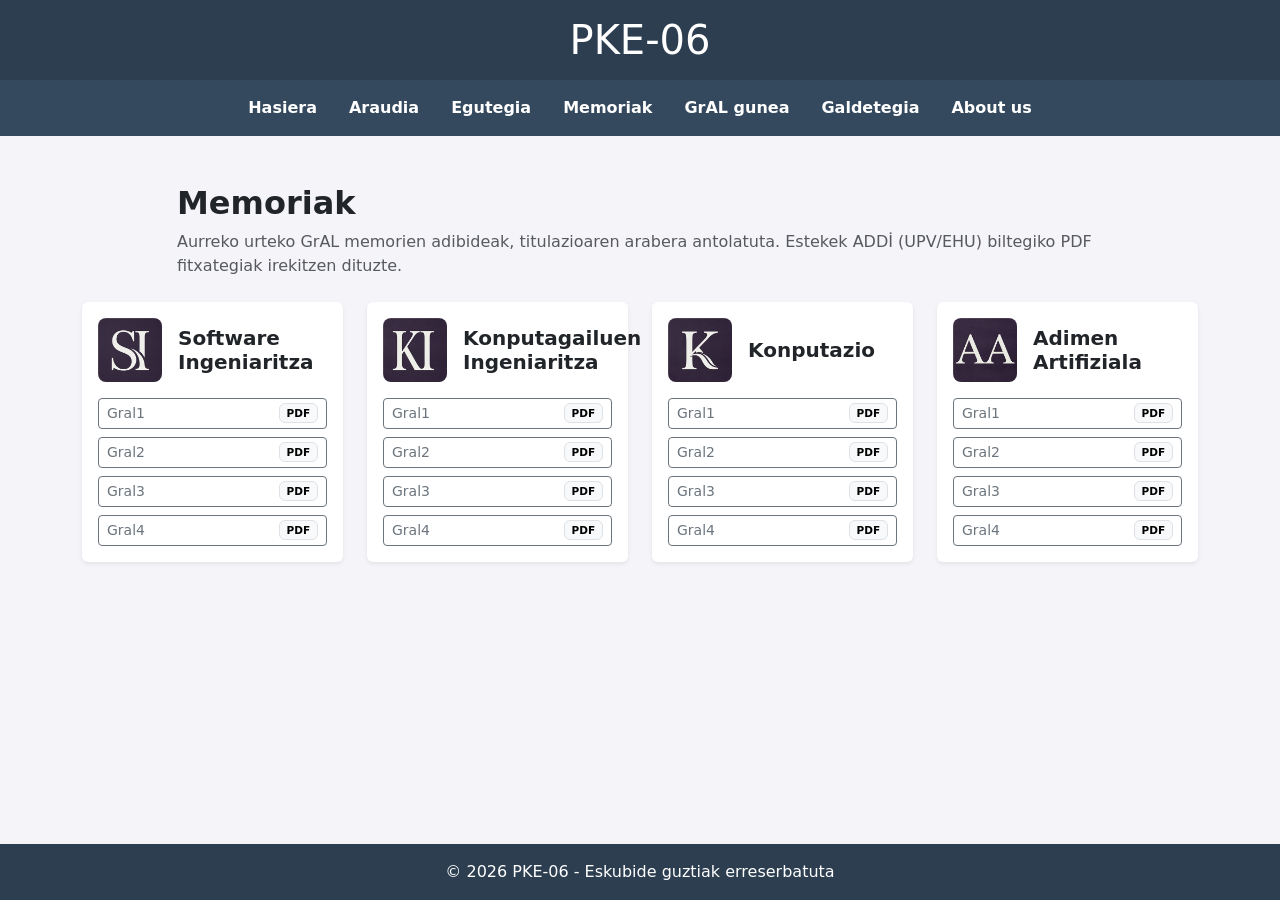
<file: memoriak.html>
<!DOCTYPE html>
<html lang="eu">
<head>
    <meta charset="UTF-8">
    <meta name="viewport" content="width=device-width, initial-scale=1.0">
    <title>Memoriak - PKE-06</title>
    <link href="https://cdn.jsdelivr.net/npm/bootstrap@5.3.8/dist/css/bootstrap.min.css"
          rel="stylesheet"
          integrity="sha384-sRIl4kxILFvY47J16cr9ZwB07vP4J8+LH7qKQnuqkuIAvNWLzeN8tE5YBujZqJLB"
          crossorigin="anonymous">
    <link rel="stylesheet" href="styles.css">
</head>
<body class="d-flex flex-column min-vh-100">
    <header class="bg-pke-dark text-white text-center py-3">
        <div class="container">
            <h1 class="mb-0">PKE-06</h1>
        </div>
    </header>

    <nav class="navbar navbar-expand-md bg-pke-nav py-2" data-bs-theme="dark" aria-label="Nabigazio nagusia">
        <div class="container">
            <button class="navbar-toggler" type="button"
                    data-bs-toggle="collapse" data-bs-target="#menuNagusia"
                    aria-controls="menuNagusia" aria-expanded="false"
                    aria-label="Nabigazio-menua zabaldu">
                <span class="navbar-toggler-icon"></span>
            </button>
            <div class="collapse navbar-collapse" id="menuNagusia">
                <ul class="navbar-nav mx-auto text-center">
                    <li class="nav-item"><a class="nav-link px-3" href="index.html">Hasiera</a></li>
                    <li class="nav-item"><a class="nav-link px-3" href="araudia.html">Araudia</a></li>
                    <li class="nav-item"><a class="nav-link px-3" href="egutegia.html">Egutegia</a></li>
                    <li class="nav-item"><a class="nav-link px-3" href="memoriak.html" aria-current="page">Memoriak</a></li>
                    <li class="nav-item"><a class="nav-link px-3" href="gral-gunea.html">GrAL gunea</a></li>
                    <li class="nav-item"><a class="nav-link px-3" href="galdetegia.html">Galdetegia</a></li>
                    <li class="nav-item"><a class="nav-link px-3" href="about-us.html">About us</a></li>
                </ul>
            </div>
        </div>
    </nav>

    <main class="container my-4 my-md-5">
        <div class="row justify-content-center mb-4">
            <div class="col-12 col-lg-10">
                <h2 class="fw-bold">Memoriak</h2>
                <p class="text-muted mb-0">Aurreko urteko GrAL memorien adibideak, titulazioaren arabera antolatuta. Estekek ADDİ (UPV/EHU) biltegiko PDF fitxategiak irekitzen dituzte.</p>
            </div>
        </div>

        <div class="row g-4 justify-content-center">
            <div class="col-12 col-md-6 col-xl-3">
                <div class="card h-100 border-0 shadow-sm">
                    <div class="card-body d-flex flex-column">
                        <div class="d-flex align-items-center gap-3 mb-3">
                            <img src="images/memoriak/software-ingeniaritza.png" class="memoriak-logo" alt="Software Ingeniaritza logoa">
                            <h3 class="h5 fw-bold mb-0">Software Ingeniaritza</h3>
                        </div>
                        <ul class="list-unstyled d-grid gap-2 mb-0">
                            <li><a class="btn btn-sm btn-outline-secondary d-flex justify-content-between align-items-center" href="https://addi.ehu.eus/bitstream/handle/10810/80040/TFG_Asier_Ruiz.pdf?sequence=1&amp;isAllowed=y" target="_blank" rel="noopener" aria-label="Software Ingeniaritza, Gral1 memoria (PDF)">Gral1 <span class="badge text-bg-light border">PDF</span></a></li>
                            <li><a class="btn btn-sm btn-outline-secondary d-flex justify-content-between align-items-center" href="https://addi.ehu.eus/bitstream/handle/10810/78543/Memoria_TFG_JonOrtega.pdf?sequence=2&amp;isAllowed=y" target="_blank" rel="noopener" aria-label="Software Ingeniaritza, Gral2 memoria (PDF)">Gral2 <span class="badge text-bg-light border">PDF</span></a></li>
                            <li><a class="btn btn-sm btn-outline-secondary d-flex justify-content-between align-items-center" href="https://addi.ehu.eus/bitstream/handle/10810/78542/Memoria.pdf?sequence=2&amp;isAllowed=y" target="_blank" rel="noopener" aria-label="Software Ingeniaritza, Gral3 memoria (PDF)">Gral3 <span class="badge text-bg-light border">PDF</span></a></li>
                            <li><a class="btn btn-sm btn-outline-secondary d-flex justify-content-between align-items-center" href="https://addi.ehu.eus/bitstream/handle/10810/78541/TFGNicolasAguado.pdf?sequence=2&amp;isAllowed=y" target="_blank" rel="noopener" aria-label="Software Ingeniaritza, Gral4 memoria (PDF)">Gral4 <span class="badge text-bg-light border">PDF</span></a></li>
                        </ul>
                    </div>
                </div>
            </div>

            <div class="col-12 col-md-6 col-xl-3">
                <div class="card h-100 border-0 shadow-sm">
                    <div class="card-body d-flex flex-column">
                        <div class="d-flex align-items-center gap-3 mb-3">
                            <img src="images/memoriak/konputagailuen-ingeniaritza.png" class="memoriak-logo" alt="Konputagailuen Ingeniaritza logoa">
                            <h3 class="h5 fw-bold mb-0">Konputagailuen Ingeniaritza</h3>
                        </div>
                        <ul class="list-unstyled d-grid gap-2 mb-0">
                            <li><a class="btn btn-sm btn-outline-secondary d-flex justify-content-between align-items-center" href="https://addi.ehu.eus/bitstream/handle/10810/79821/GrAL_Telmo_Briones.pdf?sequence=2&amp;isAllowed=y" target="_blank" rel="noopener" aria-label="Konputagailuen Ingeniaritza, Gral1 memoria (PDF)">Gral1 <span class="badge text-bg-light border">PDF</span></a></li>
                            <li><a class="btn btn-sm btn-outline-secondary d-flex justify-content-between align-items-center" href="https://addi.ehu.eus/bitstream/handle/10810/79820/GrAL_JonApaolaza.pdf?sequence=2&amp;isAllowed=y" target="_blank" rel="noopener" aria-label="Konputagailuen Ingeniaritza, Gral2 memoria (PDF)">Gral2 <span class="badge text-bg-light border">PDF</span></a></li>
                            <li><a class="btn btn-sm btn-outline-secondary d-flex justify-content-between align-items-center" href="https://addi.ehu.eus/bitstream/handle/10810/79819/GrAL_IreneQuesadaPizarro.pdf?sequence=2&amp;isAllowed=y" target="_blank" rel="noopener" aria-label="Konputagailuen Ingeniaritza, Gral3 memoria (PDF)">Gral3 <span class="badge text-bg-light border">PDF</span></a></li>
                            <li><a class="btn btn-sm btn-outline-secondary d-flex justify-content-between align-items-center" href="https://addi.ehu.eus/bitstream/handle/10810/78503/TFG_David_Matas.pdf?sequence=1&amp;isAllowed=y" target="_blank" rel="noopener" aria-label="Konputagailuen Ingeniaritza, Gral4 memoria (PDF)">Gral4 <span class="badge text-bg-light border">PDF</span></a></li>
                        </ul>
                    </div>
                </div>
            </div>

            <div class="col-12 col-md-6 col-xl-3">
                <div class="card h-100 border-0 shadow-sm">
                    <div class="card-body d-flex flex-column">
                        <div class="d-flex align-items-center gap-3 mb-3">
                            <img src="images/memoriak/konputazioa.png" class="memoriak-logo" alt="Konputazio logoa">
                            <h3 class="h5 fw-bold mb-0">Konputazio</h3>
                        </div>
                        <ul class="list-unstyled d-grid gap-2 mb-0">
                            <li><a class="btn btn-sm btn-outline-secondary d-flex justify-content-between align-items-center" href="https://addi.ehu.eus/bitstream/handle/10810/79821/GrAL_Telmo_Briones.pdf?sequence=2&amp;isAllowed=y" target="_blank" rel="noopener" aria-label="Konputazio, Gral1 memoria (PDF)">Gral1 <span class="badge text-bg-light border">PDF</span></a></li>
                            <li><a class="btn btn-sm btn-outline-secondary d-flex justify-content-between align-items-center" href="https://addi.ehu.eus/bitstream/handle/10810/79820/GrAL_JonApaolaza.pdf?sequence=2&amp;isAllowed=y" target="_blank" rel="noopener" aria-label="Konputazio, Gral2 memoria (PDF)">Gral2 <span class="badge text-bg-light border">PDF</span></a></li>
                            <li><a class="btn btn-sm btn-outline-secondary d-flex justify-content-between align-items-center" href="https://addi.ehu.eus/bitstream/handle/10810/79819/GrAL_IreneQuesadaPizarro.pdf?sequence=2&amp;isAllowed=y" target="_blank" rel="noopener" aria-label="Konputazio, Gral3 memoria (PDF)">Gral3 <span class="badge text-bg-light border">PDF</span></a></li>
                            <li><a class="btn btn-sm btn-outline-secondary d-flex justify-content-between align-items-center" href="https://addi.ehu.eus/bitstream/handle/10810/78503/TFG_David_Matas.pdf?sequence=1&amp;isAllowed=y" target="_blank" rel="noopener" aria-label="Konputazio, Gral4 memoria (PDF)">Gral4 <span class="badge text-bg-light border">PDF</span></a></li>
                        </ul>
                    </div>
                </div>
            </div>

            <div class="col-12 col-md-6 col-xl-3">
                <div class="card h-100 border-0 shadow-sm">
                    <div class="card-body d-flex flex-column">
                        <div class="d-flex align-items-center gap-3 mb-3">
                            <img src="images/memoriak/adimen-artifiziala.png" class="memoriak-logo" alt="Adimen Artifiziala logoa">
                            <h3 class="h5 fw-bold mb-0">Adimen Artifiziala</h3>
                        </div>
                        <ul class="list-unstyled d-grid gap-2 mb-0">
                            <li><a class="btn btn-sm btn-outline-secondary d-flex justify-content-between align-items-center" href="https://addi.ehu.eus/bitstream/handle/10810/80061/Memoria_TFG_NagoreBravoJulian.pdf?sequence=3&amp;isAllowed=y" target="_blank" rel="noopener" aria-label="Adimen Artifiziala, Gral1 memoria (PDF)">Gral1 <span class="badge text-bg-light border">PDF</span></a></li>
                            <li><a class="btn btn-sm btn-outline-secondary d-flex justify-content-between align-items-center" href="https://addi.ehu.eus/bitstream/handle/10810/78568/2025_TFG_Geming.pdf?sequence=4&amp;isAllowed=y" target="_blank" rel="noopener" aria-label="Adimen Artifiziala, Gral2 memoria (PDF)">Gral2 <span class="badge text-bg-light border">PDF</span></a></li>
                            <li><a class="btn btn-sm btn-outline-secondary d-flex justify-content-between align-items-center" href="https://addi.ehu.eus/bitstream/handle/10810/78567/GrAL_Memoria.pdf?sequence=2&amp;isAllowed=y" target="_blank" rel="noopener" aria-label="Adimen Artifiziala, Gral3 memoria (PDF)">Gral3 <span class="badge text-bg-light border">PDF</span></a></li>
                            <li><a class="btn btn-sm btn-outline-secondary d-flex justify-content-between align-items-center" href="https://addi.ehu.eus/bitstream/handle/10810/78566/TFG__Unai_Ruiz_Moreno.pdf?sequence=3&amp;isAllowed=y" target="_blank" rel="noopener" aria-label="Adimen Artifiziala, Gral4 memoria (PDF)">Gral4 <span class="badge text-bg-light border">PDF</span></a></li>
                        </ul>
                    </div>
                </div>
            </div>
        </div>
    </main>

    <footer class="bg-pke-dark text-white text-center py-3 mt-auto">
        <div class="container"><p class="mb-0">&copy; 2026 PKE-06 - Eskubide guztiak erreserbatuta</p></div>
    </footer>

    <script src="https://cdn.jsdelivr.net/npm/bootstrap@5.3.8/dist/js/bootstrap.bundle.min.js"
            integrity="sha384-FKyoEForCGlyvwx9Hj09JcYn3nv7wiPVlz7YYwJrWVcXK/BmnVDxM+D2scQbITxI"
            crossorigin="anonymous"></script>
</body>
</html>
</file>
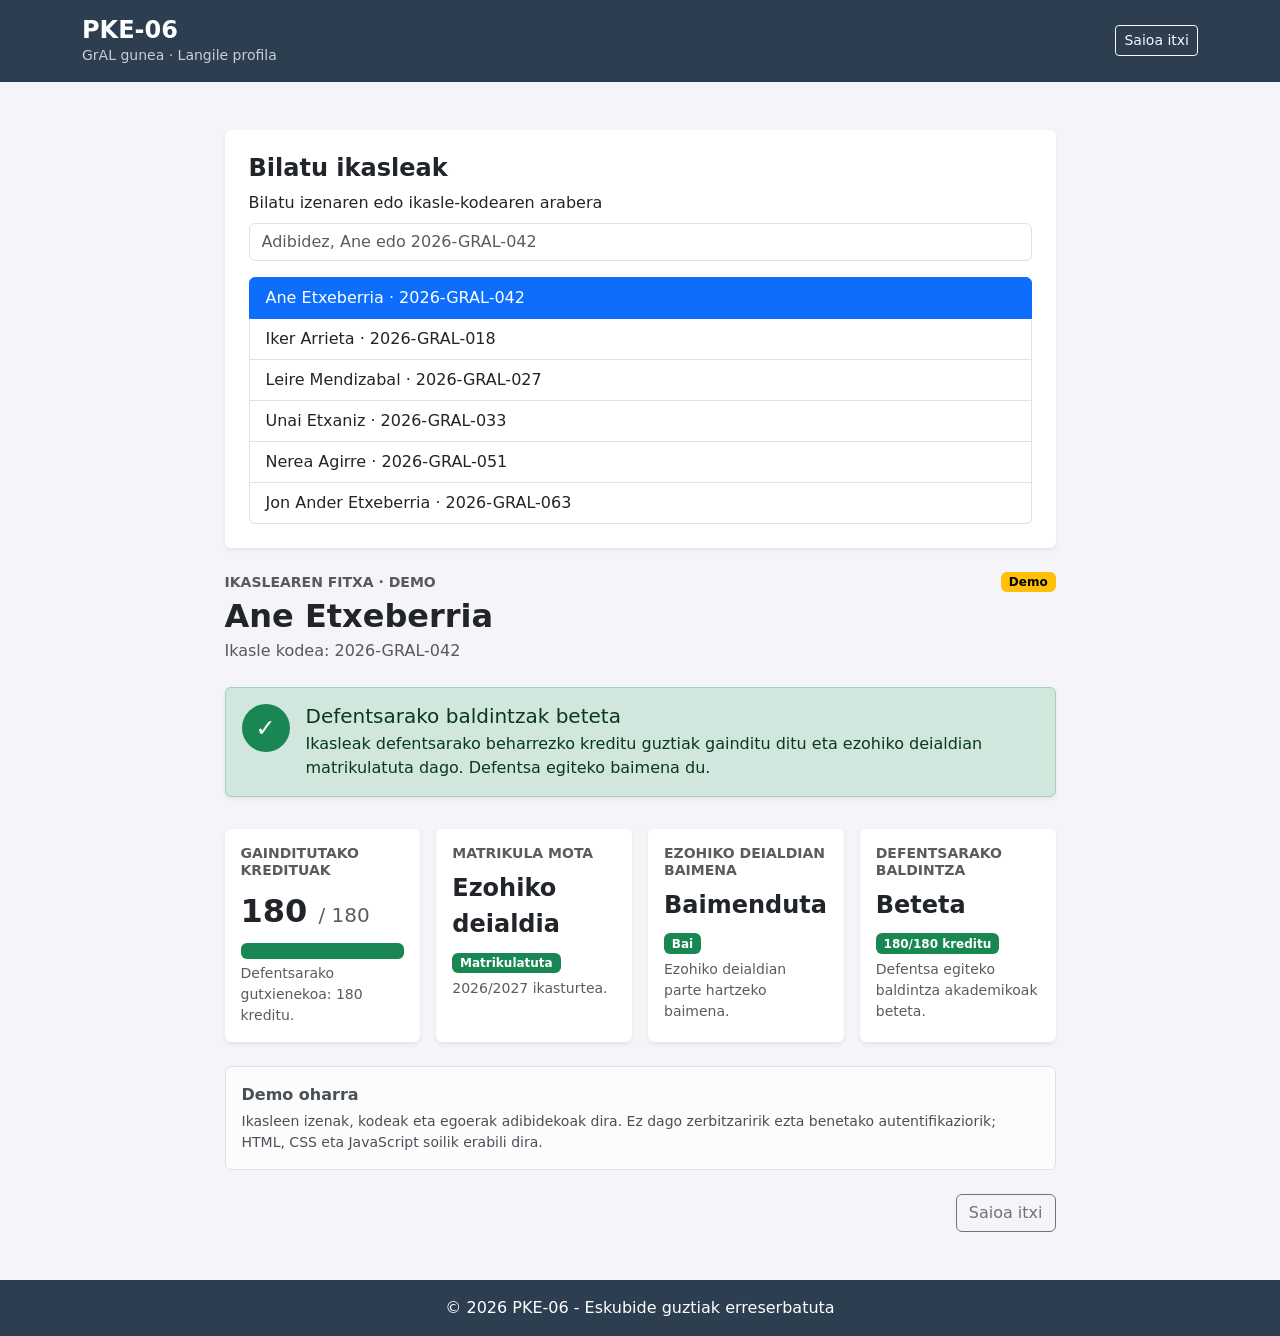
<file: panel.html>
<!DOCTYPE html>
<html lang="eu">
<head>
    <meta charset="UTF-8">
    <meta name="viewport" content="width=device-width, initial-scale=1.0">
    <title>Ikaslearen egoera - PKE-06</title>
    <link href="https://cdn.jsdelivr.net/npm/bootstrap@5.3.8/dist/css/bootstrap.min.css"
          rel="stylesheet"
          integrity="sha384-sRIl4kxILFvY47J16cr9ZwB07vP4J8+LH7qKQnuqkuIAvNWLzeN8tE5YBujZqJLB"
          crossorigin="anonymous">
    <link rel="stylesheet" href="styles.css">
</head>
<body class="d-flex flex-column min-vh-100">

    <header class="bg-pke-dark text-white py-3">
        <div class="container d-flex flex-wrap justify-content-between align-items-center gap-2">
            <div>
                <p class="h4 fw-bold mb-0">PKE-06</p>
                <p class="small mb-0 opacity-75">GrAL gunea · Langile profila</p>
            </div>
            <a href="gral-gunea.html#saioaHasi" class="btn btn-sm btn-outline-light">Saioa itxi</a>
        </div>
    </header>

    <main class="container py-4 py-md-5">
        <div class="row justify-content-center">
            <div class="col-12 col-lg-10 col-xl-9">

                <section class="card border-0 shadow-sm mb-4" aria-labelledby="studentSearchTitle">
                    <div class="card-body p-4">
                        <h1 id="studentSearchTitle" class="h4 fw-bold">Bilatu ikasleak</h1>
                        <label for="studentSearch" class="form-label">Bilatu izenaren edo ikasle-kodearen arabera</label>
                        <input type="search" class="form-control mb-3" id="studentSearch"
                               placeholder="Adibidez, Ane edo 2026-GRAL-042" autocomplete="off">
                        <div id="studentList" class="list-group" aria-label="Ikasleen emaitzak"></div>
                        <p id="searchResultsStatus" class="visually-hidden" aria-live="polite"></p>
                    </div>
                </section>

                <div class="d-flex flex-wrap justify-content-between align-items-start gap-3 mb-4">
                    <div>
                        <p class="text-uppercase text-muted small fw-semibold mb-1">Ikaslearen fitxa · demo</p>
                        <h2 id="studentName" class="h2 fw-bold mb-1">Ane Etxeberria</h2>
                        <p class="text-muted mb-0">Ikasle kodea: <span id="studentCode">2026-GRAL-042</span></p>
                    </div>
                    <span class="badge text-bg-warning">Demo</span>
                </div>

                <div id="defenseAlert" class="alert alert-success d-flex gap-3 align-items-start shadow-sm" role="status" aria-live="polite">
                    <span id="defenseIcon" class="status-badge bg-success text-white" aria-hidden="true">✓</span>
                    <div>
                        <h3 id="defenseTitle" class="h5 alert-heading mb-1">Defentsarako baldintzak beteta</h3>
                        <p id="defenseDescription" class="mb-0">Ikasleak defentsarako beharrezko kreditu guztiak gainditu ditu eta ezohiko deialdian matrikulatuta dago. Defentsa egiteko baimena du.</p>
                    </div>
                </div>

                <div class="row g-3 mt-1">
                    <div class="col-12 col-md-6 col-xl-3">
                        <div class="card h-100 border-0 shadow-sm">
                            <div class="card-body">
                                <h2 class="text-uppercase text-muted small fw-semibold mb-2">Gainditutako kredituak</h2>
                                <p class="fs-2 fw-bold mb-2"><span id="creditsValue">180</span> <span class="fs-5 text-muted fw-normal">/ 180</span></p>
                                <div id="creditsProgress" class="progress" role="progressbar" aria-label="Gainditutako kredituak"
                                     aria-valuenow="180" aria-valuemin="0" aria-valuemax="180">
                                    <div id="creditsProgressBar" class="progress-bar bg-success" style="width: 100%;"></div>
                                </div>
                                <p class="form-text mb-0">Defentsarako gutxienekoa: 180 kreditu.</p>
                            </div>
                        </div>
                    </div>

                    <div class="col-12 col-md-6 col-xl-3">
                        <div class="card h-100 border-0 shadow-sm">
                            <div class="card-body">
                                <h2 class="text-uppercase text-muted small fw-semibold mb-2">Matrikula mota</h2>
                                <p id="enrollmentValue" class="fs-4 fw-bold mb-2">Ezohiko deialdia</p>
                                <span id="enrollmentBadge" class="badge text-bg-success">Matrikulatuta</span>
                                <p class="form-text mb-0">2026/2027 ikasturtea.</p>
                            </div>
                        </div>
                    </div>

                    <div class="col-12 col-md-6 col-xl-3">
                        <div class="card h-100 border-0 shadow-sm">
                            <div class="card-body">
                                <h2 class="text-uppercase text-muted small fw-semibold mb-2">Ezohiko deialdian baimena</h2>
                                <p id="permissionValue" class="fs-4 fw-bold mb-2">Baimenduta</p>
                                <span id="permissionBadge" class="badge text-bg-success">Bai</span>
                                <p class="form-text mb-0">Ezohiko deialdian parte hartzeko baimena.</p>
                            </div>
                        </div>
                    </div>

                    <div class="col-12 col-md-6 col-xl-3">
                        <div class="card h-100 border-0 shadow-sm">
                            <div class="card-body">
                                <h2 class="text-uppercase text-muted small fw-semibold mb-2">Defentsarako baldintza</h2>
                                <p id="conditionValue" class="fs-4 fw-bold mb-2">Beteta</p>
                                <span id="conditionBadge" class="badge text-bg-success">180/180 kreditu</span>
                                <p class="form-text mb-0">Defentsa egiteko baldintza akademikoak beteta.</p>
                            </div>
                        </div>
                    </div>
                </div>

                <div class="alert alert-light border mt-4 mb-0" role="note">
                    <p class="fw-semibold mb-1">Demo oharra</p>
                    <p class="small mb-0">Ikasleen izenak, kodeak eta egoerak adibidekoak dira. Ez dago zerbitzaririk ezta benetako autentifikaziorik; HTML, CSS eta JavaScript soilik erabili dira.</p>
                </div>

                <div class="d-grid d-sm-flex justify-content-sm-end mt-4">
                    <a href="gral-gunea.html#saioaHasi" class="btn btn-outline-secondary">Saioa itxi</a>
                </div>

            </div>
        </div>
    </main>

    <footer class="bg-pke-dark text-white text-center py-3 mt-auto">
        <div class="container">
            <p class="mb-0">&copy; 2026 PKE-06 - Eskubide guztiak erreserbatuta</p>
        </div>
    </footer>

<script>
    const students = [
        { name: "Ane Etxeberria", code: "2026-GRAL-042", credits: 180, enrollment: "Ezohiko deialdia", extraordinaryPermission: true },
        { name: "Iker Arrieta", code: "2026-GRAL-018", credits: 180, enrollment: "Lehenengo deialdia", extraordinaryPermission: true },
        { name: "Leire Mendizabal", code: "2026-GRAL-027", credits: 168, enrollment: "Bigarren deialdia", extraordinaryPermission: false },
        { name: "Unai Etxaniz", code: "2026-GRAL-033", credits: 174, enrollment: "Lehenengo deialdia", extraordinaryPermission: false },
        { name: "Nerea Agirre", code: "2026-GRAL-051", credits: 180, enrollment: "Hirugarren deialdia", extraordinaryPermission: true },
        { name: "Jon Ander Etxeberria", code: "2026-GRAL-063", credits: 150, enrollment: "Laugarren deialdia", extraordinaryPermission: false }
    ];

    const searchInput = document.getElementById("studentSearch");
    const studentList = document.getElementById("studentList");
    const searchResultsStatus = document.getElementById("searchResultsStatus");
    let selectedStudent = students[0];

    function renderStudentList() {
        const query = searchInput.value.trim().toLocaleLowerCase("eu");
        const filteredStudents = students.filter((student) =>
            `${student.name} ${student.code}`.toLocaleLowerCase("eu").includes(query)
        );

        studentList.replaceChildren();
        filteredStudents.forEach((student) => {
            const button = document.createElement("button");
            button.type = "button";
            button.className = "list-group-item list-group-item-action";
            button.textContent = `${student.name} · ${student.code}`;
            button.dataset.studentCode = student.code;
            button.setAttribute("aria-pressed", String(student.code === selectedStudent.code));
            if (student.code === selectedStudent.code) {
                button.classList.add("active");
            }
            studentList.append(button);
        });

        if (filteredStudents.length === 0) {
            const emptyMessage = document.createElement("p");
            emptyMessage.className = "list-group-item text-muted mb-0";
            emptyMessage.textContent = "Ez da ikaslerik aurkitu.";
            studentList.append(emptyMessage);
        }

        searchResultsStatus.textContent = `${filteredStudents.length} ikasle aurkitu dira.`;
    }

    function selectStudent(student) {
        selectedStudent = student;
        const defenseReady = student.credits >= 180;
        const creditPercentage = Math.min((student.credits / 180) * 100, 100);

        document.getElementById("studentName").textContent = student.name;
        document.getElementById("studentCode").textContent = student.code;
        document.getElementById("creditsValue").textContent = student.credits;
        document.getElementById("creditsProgress").setAttribute("aria-valuenow", String(student.credits));
        document.getElementById("creditsProgressBar").style.width = `${creditPercentage}%`;
        document.getElementById("creditsProgressBar").className = `progress-bar ${defenseReady ? "bg-success" : "bg-warning"}`;
        document.getElementById("enrollmentValue").textContent = student.enrollment;
        document.getElementById("enrollmentBadge").className = `badge ${student.enrollment ? "text-bg-success" : "text-bg-secondary"}`;
        document.getElementById("enrollmentBadge").textContent = student.enrollment ? "Matrikulatuta" : "Matrikulatu gabe";
        document.getElementById("permissionValue").textContent = student.extraordinaryPermission ? "Baimenduta" : "Ez baimenduta";
        document.getElementById("permissionBadge").className = `badge ${student.extraordinaryPermission ? "text-bg-success" : "text-bg-secondary"}`;
        document.getElementById("permissionBadge").textContent = student.extraordinaryPermission ? "Bai" : "Ez";
        document.getElementById("conditionValue").textContent = defenseReady ? "Beteta" : "Bete gabe";
        document.getElementById("conditionBadge").className = `badge ${defenseReady ? "text-bg-success" : "text-bg-warning"}`;
        document.getElementById("conditionBadge").textContent = `${student.credits}/180 kreditu`;

        const defenseAlert = document.getElementById("defenseAlert");
        defenseAlert.className = `alert ${defenseReady ? "alert-success" : "alert-warning"} d-flex gap-3 align-items-start shadow-sm`;
        document.getElementById("defenseIcon").className = `status-badge ${defenseReady ? "bg-success" : "bg-warning"} text-white`;
        document.getElementById("defenseIcon").textContent = defenseReady ? "✓" : "!";
        document.getElementById("defenseTitle").textContent = defenseReady
            ? "Defentsarako baldintzak beteta"
            : "Defentsarako baldintzak bete gabe";
        document.getElementById("defenseDescription").textContent = defenseReady
            ? `Ikasleak ${student.credits} kreditu gainditu ditu eta ${student.enrollment.toLowerCase()} dago.`
            : `Ikasleak ${student.credits} kreditu gainditu ditu; defentsarako 180 kreditu behar dira.`;

        renderStudentList();
    }

    searchInput.addEventListener("input", renderStudentList);
    studentList.addEventListener("click", (event) => {
        const button = event.target.closest("button[data-student-code]");
        if (!button) {
            return;
        }

        const student = students.find((item) => item.code === button.dataset.studentCode);
        if (student) {
            selectStudent(student);
        }
    });

    renderStudentList();
</script>
</body>
</html>
</file>
<file: styles.css>
:root {
    --pke-dark: #2c3e50;
    --pke-nav: #34495e;
    --pke-accent: #1abc9c;
    --pke-hero: #eef2f5;
}
body {
    background-color: #f4f4f9;
}
.bg-pke-dark {
    background-color: var(--pke-dark);
}
.bg-pke-nav {
    background-color: var(--pke-nav);
}
.bg-pke-hero {
    background-color: var(--pke-hero);
}
.bg-pke-nav .nav-link {
    color: #ffffff;
    font-weight: bold;
    border-radius: 0.25rem;
}
.bg-pke-nav .nav-link:hover,
.bg-pke-nav .nav-link:focus {
    background-color: var(--pke-accent);
    color: #ffffff;
}
.section-card {
    transition: transform 0.2s ease, box-shadow 0.2s ease;
}
.section-card:hover,
.section-card:focus-visible {
    transform: translateY(-0.2rem);
    box-shadow: 0 0.5rem 1rem rgb(0 0 0 / 15%) !important;
}
.auth-logo {
    display: inline-flex;
    align-items: center;
    justify-content: center;
    width: 3.5rem;
    height: 3.5rem;
    border-radius: 50%;
    background-color: var(--pke-dark);
    color: #ffffff;
    font-size: 1.25rem;
    font-weight: 700;
    line-height: 1;
    flex-shrink: 0;
}
.status-badge {
    display: inline-flex;
    align-items: center;
    justify-content: center;
    width: 3rem;
    height: 3rem;
    border-radius: 50%;
    font-size: 1.5rem;
    font-weight: 700;
    line-height: 1;
    flex-shrink: 0;
}
.memoriak-logo {
    width: 4rem;
    height: 4rem;
    object-fit: cover;
    border-radius: 0.5rem;
    flex-shrink: 0;
}
</file>
